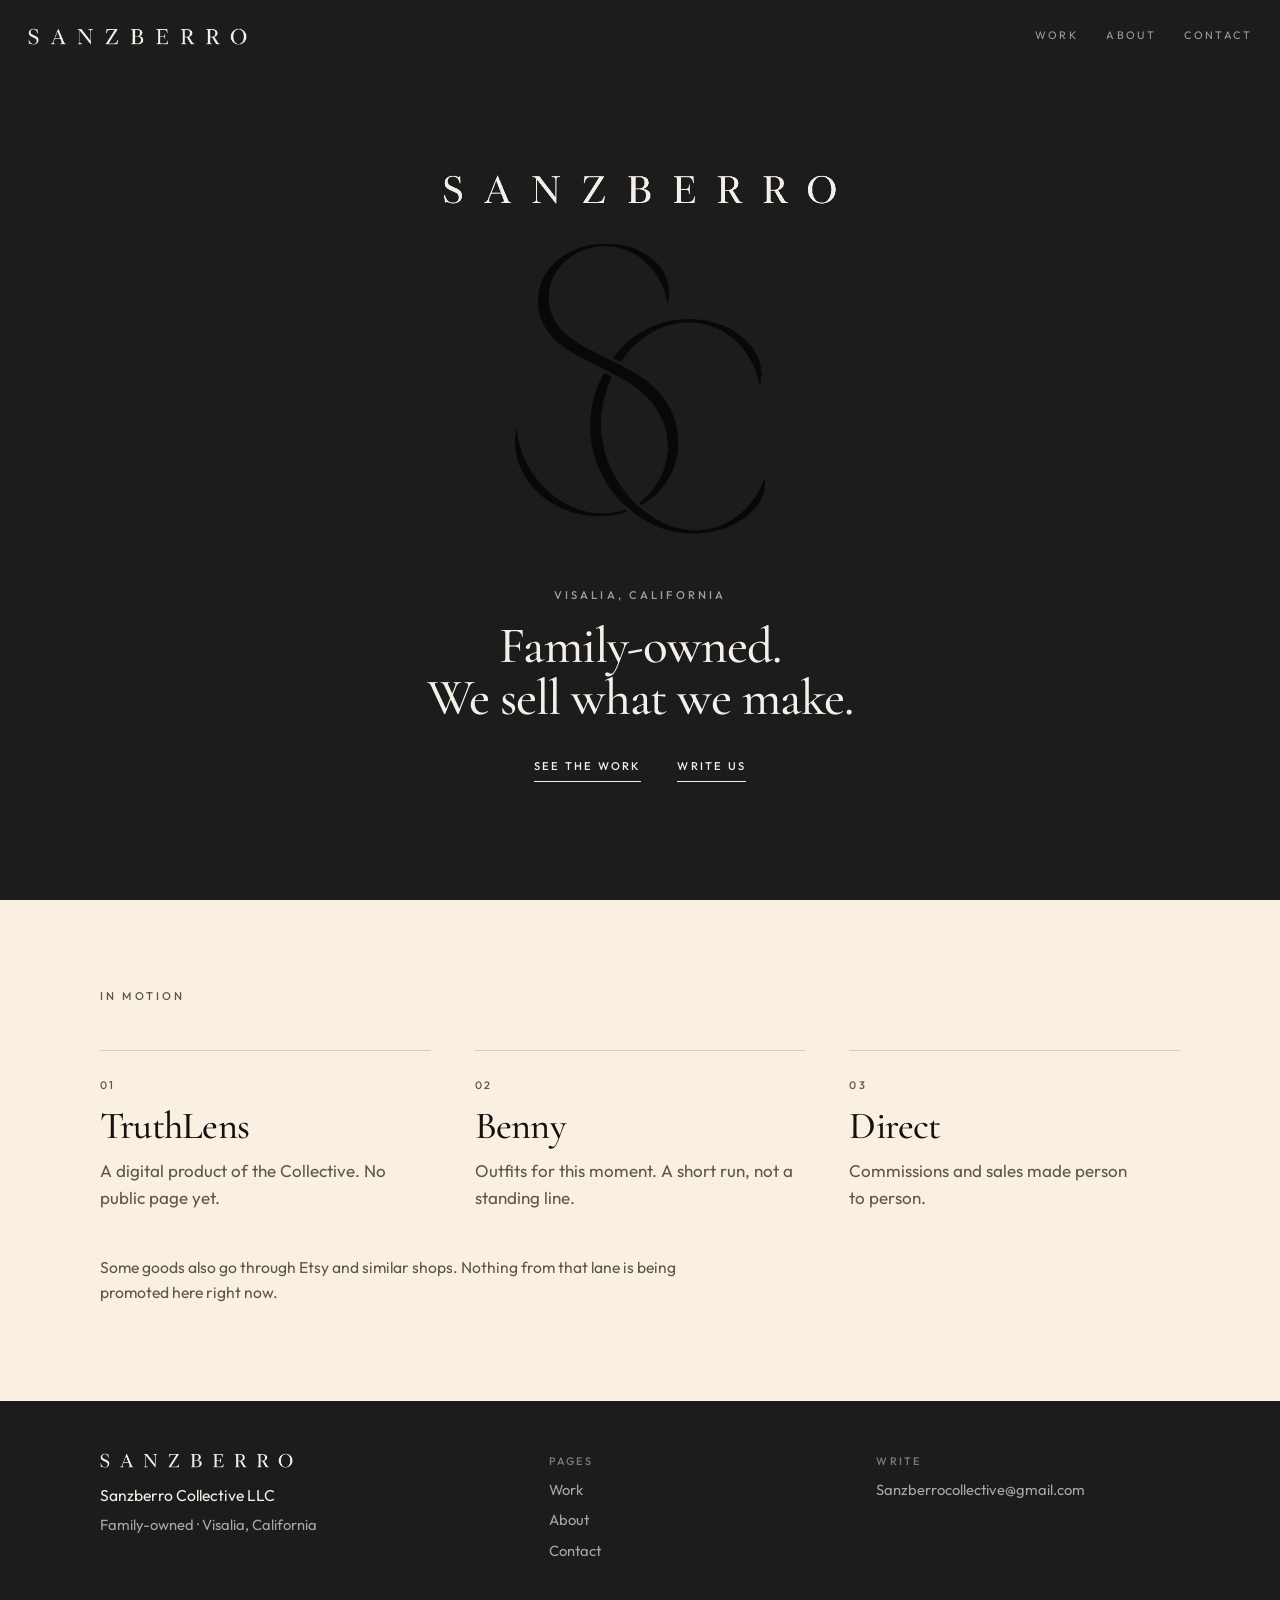
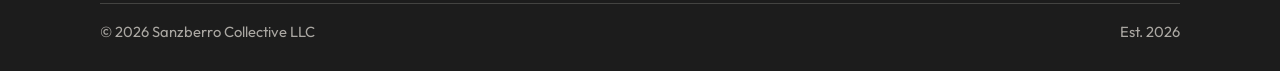
<file: index.html>
<!doctype html>
<html lang="en">
  <head>
    <meta charset="utf-8" />
    <meta name="viewport" content="width=device-width, initial-scale=1" />
    <title>Sanzberro Collective</title>
    <meta name="description" content="Sanzberro Collective LLC is a family-owned company in Visalia, California. We sell what we make — directly, on marketplaces, and here." />
    <meta name="theme-color" content="#1c1c1c" />
    
    <link rel="icon" href="/favicon.svg" type="image/svg+xml" />
    <link rel="icon" href="/favicon.png" type="image/png" sizes="32x32" />
    <link rel="apple-touch-icon" href="/apple-touch-icon.png" />
    <link rel="canonical" href="https://sanzberrocollective.com/" />
    <meta property="og:title" content="Sanzberro Collective" />
    <meta property="og:description" content="Sanzberro Collective LLC is a family-owned company in Visalia, California. We sell what we make — directly, on marketplaces, and here." />
    <meta property="og:url" content="https://sanzberrocollective.com/" />
    <meta property="og:image" content="https://sanzberrocollective.com/og.jpg" />
    <meta property="og:image:width" content="1200" />
    <meta property="og:image:height" content="630" />
    <meta property="og:type" content="website" />
    <meta name="twitter:card" content="summary_large_image" />
    <meta name="twitter:title" content="Sanzberro Collective" />
    <meta name="twitter:description" content="Sanzberro Collective LLC is a family-owned company in Visalia, California. We sell what we make — directly, on marketplaces, and here." />
    <meta name="twitter:image" content="https://sanzberrocollective.com/og.jpg" />
    <link rel="preconnect" href="https://fonts.googleapis.com" />
    <link rel="preconnect" href="https://fonts.gstatic.com" crossorigin />
    <link
      href="https://fonts.googleapis.com/css2?family=Cormorant+Garamond:wght@500;600&family=Outfit:wght@400;500&display=swap"
      rel="stylesheet"
    />
    <link rel="stylesheet" href="/style.css" />
    <script type="application/ld+json">
      {
        "@context": "https://schema.org",
        "@type": "Organization",
        "name": "Sanzberro Collective LLC",
        "url": "https://sanzberrocollective.com/",
        "logo": "https://sanzberrocollective.com/images/logo-primary.jpg",
        "image": "https://sanzberrocollective.com/og.jpg",
        "email": "Sanzberrocollective@gmail.com",
        "foundingDate": "2026-08-19",
        "founder": {
          "@type": "Person",
          "name": "John Sanzberro"
        },
        "address": {
          "@type": "PostalAddress",
          "addressLocality": "Visalia",
          "addressRegion": "CA",
          "addressCountry": "US"
        }
      }
    </script>
    <link rel="preload" as="image" href="/images/lockup-primary.png" />
  </head>
  <body>
    <a class="skip" href="#content">Skip to content</a>
    <header class="site-header">
      <a class="logo-link" href="/" aria-label="Sanzberro Collective, home">
        <img class="wordmark" src="/images/wordmark-light.png" alt="Sanzberro" />
      </a>
      <nav class="nav" aria-label="Primary">
        <a href="/work" >Work</a>
        <a href="/about" >About</a>
        <a href="/contact" >Contact</a>
      </nav>
    </header>
    <main id="content">
      <section class="hero">
        <h1 class="sr-only">Sanzberro Collective</h1>
        <img
          class="lockup"
          src="/images/lockup-primary.png"
          alt="Sanzberro wordmark and SC monogram"
          width="770"
          height="715"
        />
        <p class="kicker kicker-light">Visalia, California</p>
        <p class="hero-line">Family-owned.<br />We sell what we make.</p>
        <p class="hero-links">
          <a href="/work">See the work</a>
          <a href="/contact">Write us</a>
        </p>
      </section>
      <section class="band">
        <div class="wrap">
          <p class="kicker">In motion</p>
          <div class="trio">
            <a class="trio-item" href="/work#truthlens">
              <span class="num">01</span>
              <h2>TruthLens</h2>
              <p>A digital product of the Collective. No public page yet.</p>
            </a>
            <a class="trio-item" href="/work#benny">
              <span class="num">02</span>
              <h2>Benny</h2>
              <p>Outfits for this moment. A short run, not a standing line.</p>
            </a>
            <a class="trio-item" href="/work#direct">
              <span class="num">03</span>
              <h2>Direct</h2>
              <p>Commissions and sales made person to person.</p>
            </a>
          </div>
          <p class="quiet">
            Some goods also go through Etsy and similar shops. Nothing from that
            lane is being promoted here right now.
          </p>
        </div>
      </section>
    </main>

    <footer class="site-footer">
      <div class="footer-grid">
        <div>
          <img class="footer-wordmark" src="/images/wordmark-light.png" alt="" />
          <p class="footer-name">Sanzberro Collective LLC</p>
          <p class="footer-meta">Family-owned · Visalia, California</p>
        </div>
        <div class="footer-col">
          <span>Pages</span>
          <a href="/work">Work</a>
          <a href="/about">About</a>
          <a href="/contact">Contact</a>
        </div>
        <div class="footer-col">
          <span>Write</span>
          <a href="mailto:Sanzberrocollective@gmail.com">Sanzberrocollective@gmail.com</a>
        </div>
      </div>
      <p class="legal">
        <span>© 2026 Sanzberro Collective LLC</span>
        <span>Est. 2026</span>
      </p>
    </footer>
  </body>
</html>
</file>
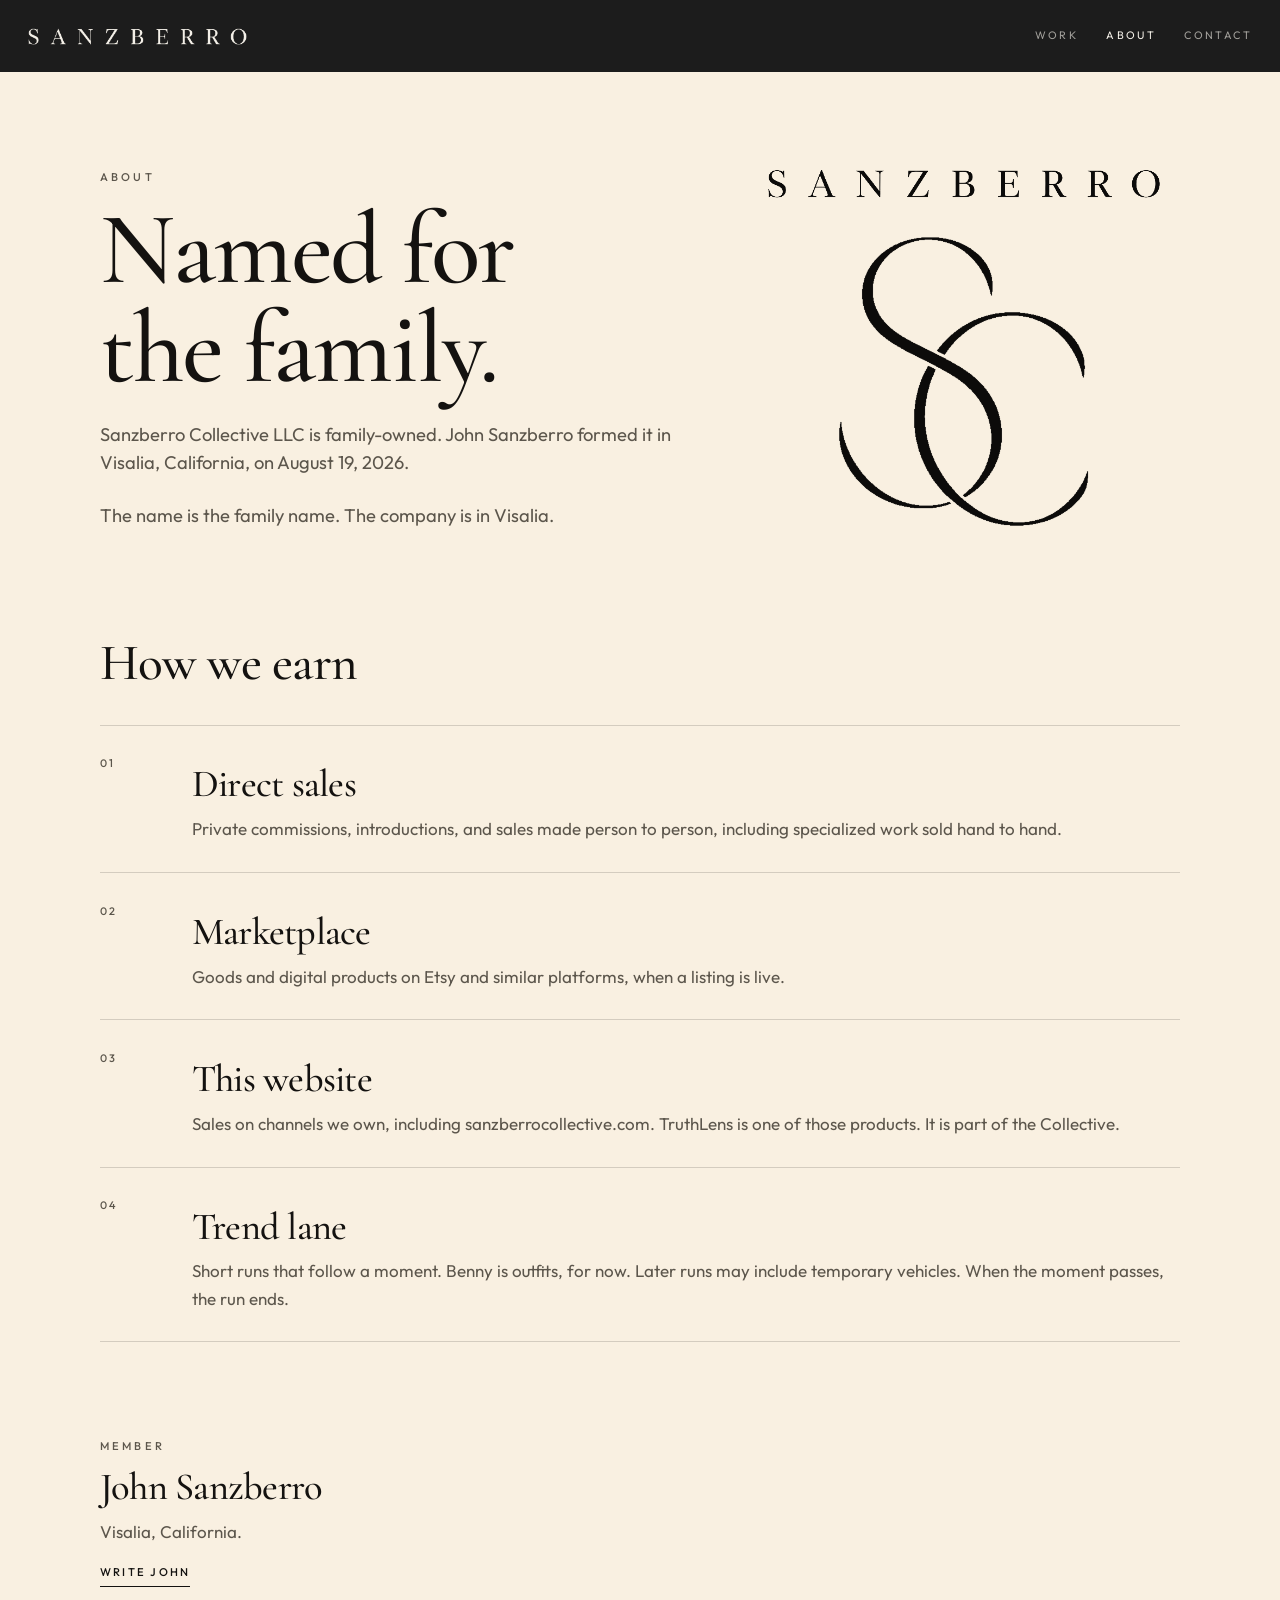
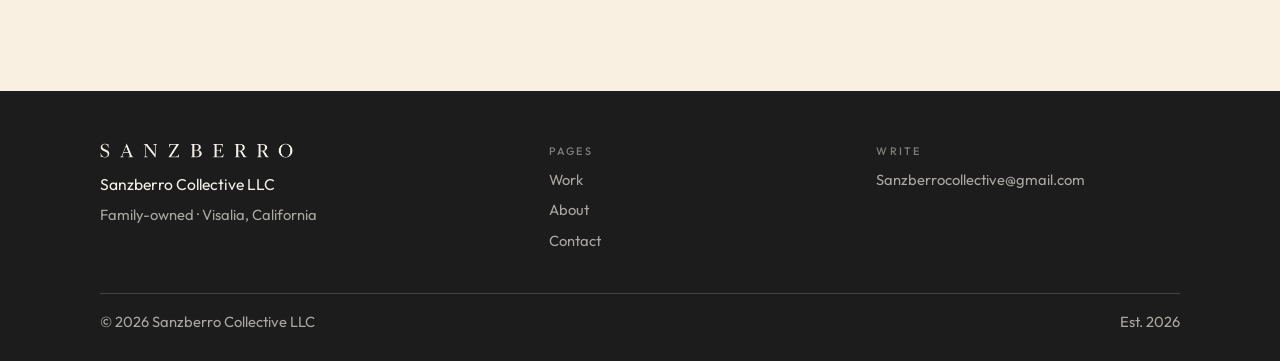
<file: about/index.html>
<!doctype html>
<html lang="en">
  <head>
    <meta charset="utf-8" />
    <meta name="viewport" content="width=device-width, initial-scale=1" />
    <title>About · Sanzberro Collective</title>
    <meta name="description" content="Sanzberro Collective LLC is family-owned, formed in Visalia, California on August 19, 2026." />
    <meta name="theme-color" content="#1c1c1c" />
    
    <link rel="icon" href="/favicon.svg" type="image/svg+xml" />
    <link rel="icon" href="/favicon.png" type="image/png" sizes="32x32" />
    <link rel="apple-touch-icon" href="/apple-touch-icon.png" />
    <link rel="canonical" href="https://sanzberrocollective.com/about" />
    <meta property="og:title" content="About · Sanzberro Collective" />
    <meta property="og:description" content="Sanzberro Collective LLC is family-owned, formed in Visalia, California on August 19, 2026." />
    <meta property="og:url" content="https://sanzberrocollective.com/about" />
    <meta property="og:image" content="https://sanzberrocollective.com/og.jpg" />
    <meta property="og:image:width" content="1200" />
    <meta property="og:image:height" content="630" />
    <meta property="og:type" content="website" />
    <meta name="twitter:card" content="summary_large_image" />
    <meta name="twitter:title" content="About · Sanzberro Collective" />
    <meta name="twitter:description" content="Sanzberro Collective LLC is family-owned, formed in Visalia, California on August 19, 2026." />
    <meta name="twitter:image" content="https://sanzberrocollective.com/og.jpg" />
    <link rel="preconnect" href="https://fonts.googleapis.com" />
    <link rel="preconnect" href="https://fonts.gstatic.com" crossorigin />
    <link
      href="https://fonts.googleapis.com/css2?family=Cormorant+Garamond:wght@500;600&family=Outfit:wght@400;500&display=swap"
      rel="stylesheet"
    />
    <link rel="stylesheet" href="/style.css" />
    <script type="application/ld+json">
      {
        "@context": "https://schema.org",
        "@type": "Organization",
        "name": "Sanzberro Collective LLC",
        "url": "https://sanzberrocollective.com/",
        "logo": "https://sanzberrocollective.com/images/logo-primary.jpg",
        "image": "https://sanzberrocollective.com/og.jpg",
        "email": "Sanzberrocollective@gmail.com",
        "foundingDate": "2026-08-19",
        "founder": {
          "@type": "Person",
          "name": "John Sanzberro"
        },
        "address": {
          "@type": "PostalAddress",
          "addressLocality": "Visalia",
          "addressRegion": "CA",
          "addressCountry": "US"
        }
      }
    </script>
    
  </head>
  <body>
    <a class="skip" href="#content">Skip to content</a>
    <header class="site-header">
      <a class="logo-link" href="/" aria-label="Sanzberro Collective, home">
        <img class="wordmark" src="/images/wordmark-light.png" alt="Sanzberro" />
      </a>
      <nav class="nav" aria-label="Primary">
        <a href="/work" >Work</a>
        <a href="/about" aria-current="page">About</a>
        <a href="/contact" >Contact</a>
      </nav>
    </header>
    <main id="content" class="page">
      <div class="wrap">
        <div class="split">
          <div>
            <p class="kicker">About</p>
            <h1>Named for the family.</h1>
            <p class="lede">
              Sanzberro Collective LLC is family-owned. John Sanzberro formed it in Visalia,
              California, on August 19, 2026.
            </p>
            <p class="lede">The name is the family name. The company is in Visalia.</p>
          </div>
          <img
            class="lockup-cream"
            src="/images/lockup-cream.png"
            alt="Sanzberro wordmark and SC monogram"
            width="773"
            height="713"
          />
        </div>

        <section class="section" aria-labelledby="earns">
          <h2 id="earns" class="section-title">How we earn</h2>
          <ol class="earn">
            <li>
              <span class="num">01</span>
              <div>
                <h2>Direct sales</h2>
                <p>
                  Private commissions, introductions, and sales made person to person, including
                  specialized work sold hand to hand.
                </p>
              </div>
            </li>
            <li>
              <span class="num">02</span>
              <div>
                <h2>Marketplace</h2>
                <p>
                  Goods and digital products on Etsy and similar platforms, when a listing is live.
                </p>
              </div>
            </li>
            <li>
              <span class="num">03</span>
              <div>
                <h2>This website</h2>
                <p>
                  Sales on channels we own, including sanzberrocollective.com. TruthLens is one of
                  those products. It is part of the Collective.
                </p>
              </div>
            </li>
            <li>
              <span class="num">04</span>
              <div>
                <h2>Trend lane</h2>
                <p>
                  Short runs that follow a moment. Benny is outfits, for now. Later runs may include
                  temporary vehicles. When the moment passes, the run ends.
                </p>
              </div>
            </li>
          </ol>
        </section>

        <section class="section person">
          <p class="kicker">Member</p>
          <h2>John Sanzberro</h2>
          <p>Visalia, California.</p>
          <p><a class="text-link" href="/contact">Write John</a></p>
        </section>
      </div>
    </main>

    <footer class="site-footer">
      <div class="footer-grid">
        <div>
          <img class="footer-wordmark" src="/images/wordmark-light.png" alt="" />
          <p class="footer-name">Sanzberro Collective LLC</p>
          <p class="footer-meta">Family-owned · Visalia, California</p>
        </div>
        <div class="footer-col">
          <span>Pages</span>
          <a href="/work">Work</a>
          <a href="/about">About</a>
          <a href="/contact">Contact</a>
        </div>
        <div class="footer-col">
          <span>Write</span>
          <a href="mailto:Sanzberrocollective@gmail.com">Sanzberrocollective@gmail.com</a>
        </div>
      </div>
      <p class="legal">
        <span>© 2026 Sanzberro Collective LLC</span>
        <span>Est. 2026</span>
      </p>
    </footer>
  </body>
</html>
</file>
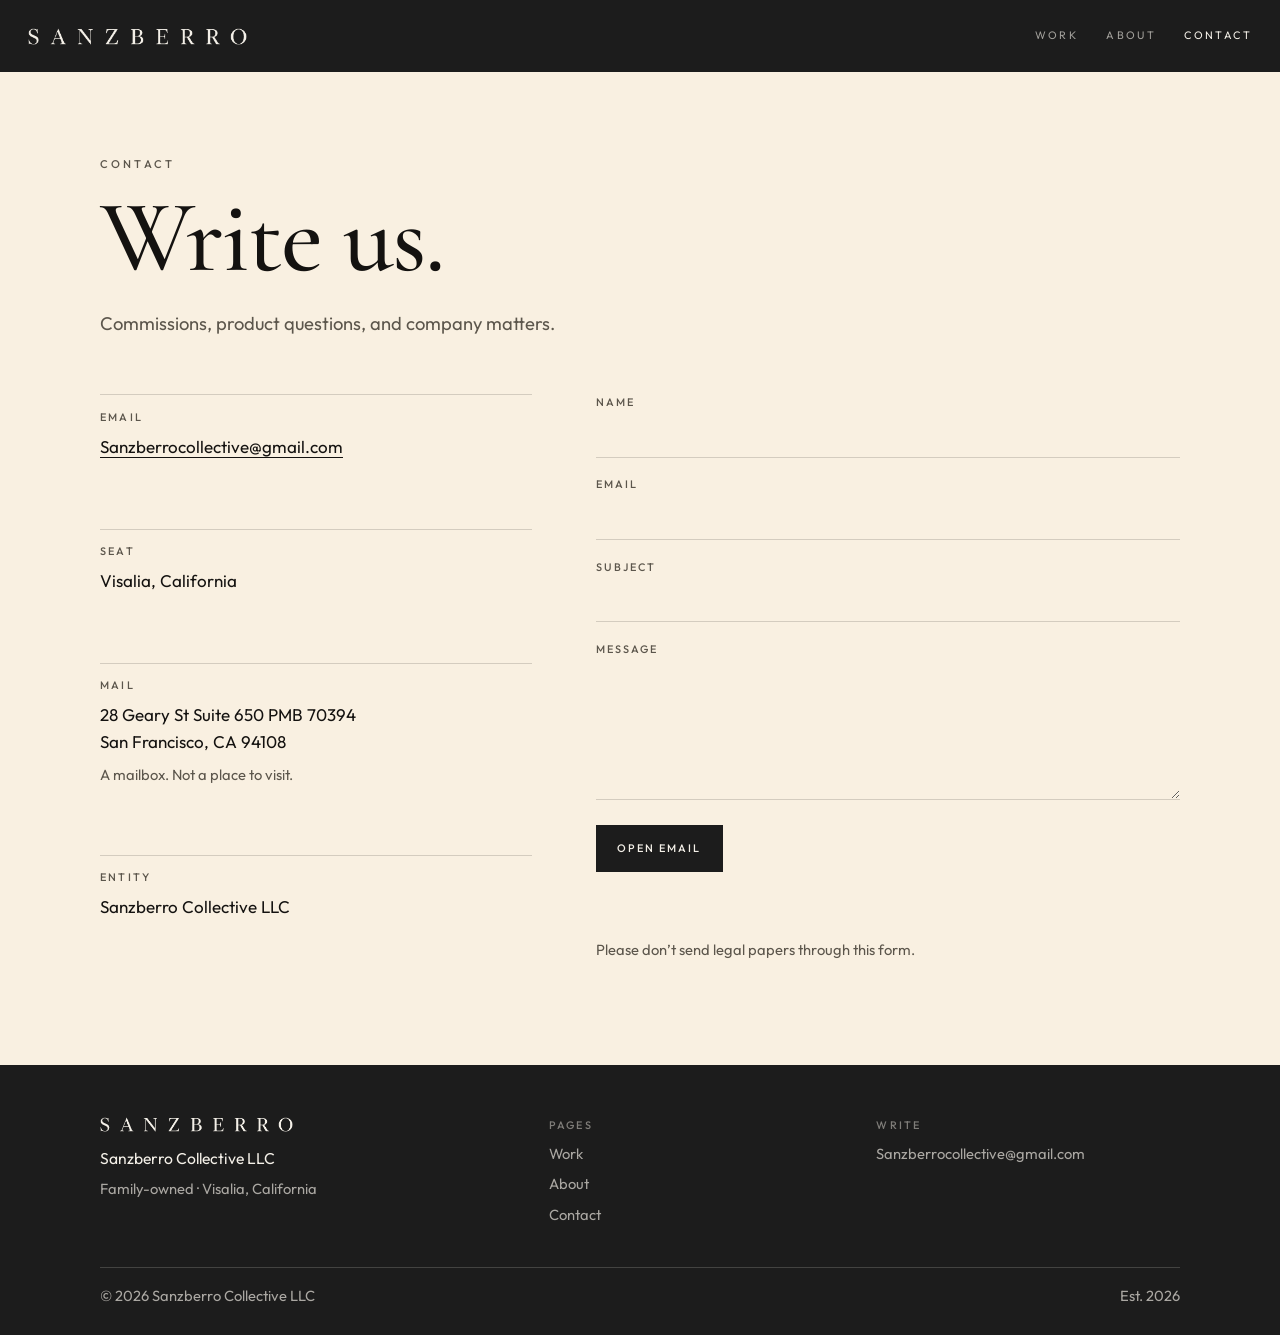
<file: contact/index.html>
<!doctype html>
<html lang="en">
  <head>
    <meta charset="utf-8" />
    <meta name="viewport" content="width=device-width, initial-scale=1" />
    <title>Contact · Sanzberro Collective</title>
    <meta name="description" content="Write Sanzberro Collective in Visalia, California. Sanzberrocollective@gmail.com." />
    <meta name="theme-color" content="#1c1c1c" />
    
    <link rel="icon" href="/favicon.svg" type="image/svg+xml" />
    <link rel="icon" href="/favicon.png" type="image/png" sizes="32x32" />
    <link rel="apple-touch-icon" href="/apple-touch-icon.png" />
    <link rel="canonical" href="https://sanzberrocollective.com/contact" />
    <meta property="og:title" content="Contact · Sanzberro Collective" />
    <meta property="og:description" content="Write Sanzberro Collective in Visalia, California. Sanzberrocollective@gmail.com." />
    <meta property="og:url" content="https://sanzberrocollective.com/contact" />
    <meta property="og:image" content="https://sanzberrocollective.com/og.jpg" />
    <meta property="og:image:width" content="1200" />
    <meta property="og:image:height" content="630" />
    <meta property="og:type" content="website" />
    <meta name="twitter:card" content="summary_large_image" />
    <meta name="twitter:title" content="Contact · Sanzberro Collective" />
    <meta name="twitter:description" content="Write Sanzberro Collective in Visalia, California. Sanzberrocollective@gmail.com." />
    <meta name="twitter:image" content="https://sanzberrocollective.com/og.jpg" />
    <link rel="preconnect" href="https://fonts.googleapis.com" />
    <link rel="preconnect" href="https://fonts.gstatic.com" crossorigin />
    <link
      href="https://fonts.googleapis.com/css2?family=Cormorant+Garamond:wght@500;600&family=Outfit:wght@400;500&display=swap"
      rel="stylesheet"
    />
    <link rel="stylesheet" href="/style.css" />
    <script type="application/ld+json">
      {
        "@context": "https://schema.org",
        "@type": "Organization",
        "name": "Sanzberro Collective LLC",
        "url": "https://sanzberrocollective.com/",
        "logo": "https://sanzberrocollective.com/images/logo-primary.jpg",
        "image": "https://sanzberrocollective.com/og.jpg",
        "email": "Sanzberrocollective@gmail.com",
        "foundingDate": "2026-08-19",
        "founder": {
          "@type": "Person",
          "name": "John Sanzberro"
        },
        "address": {
          "@type": "PostalAddress",
          "addressLocality": "Visalia",
          "addressRegion": "CA",
          "addressCountry": "US"
        }
      }
    </script>
    
  </head>
  <body>
    <a class="skip" href="#content">Skip to content</a>
    <header class="site-header">
      <a class="logo-link" href="/" aria-label="Sanzberro Collective, home">
        <img class="wordmark" src="/images/wordmark-light.png" alt="Sanzberro" />
      </a>
      <nav class="nav" aria-label="Primary">
        <a href="/work" >Work</a>
        <a href="/about" >About</a>
        <a href="/contact" aria-current="page">Contact</a>
      </nav>
    </header>
    <main id="content" class="page">
      <div class="wrap">
        <p class="kicker">Contact</p>
        <h1>Write us.</h1>
        <p class="lede">Commissions, product questions, and company matters.</p>
        <div class="contact-grid">
          <dl class="facts">
            <div>
              <dt>Email</dt>
              <dd><a href="mailto:Sanzberrocollective@gmail.com">Sanzberrocollective@gmail.com</a></dd>
            </div>
            <div>
              <dt>Seat</dt>
              <dd>Visalia, California</dd>
            </div>
            <div>
              <dt>Mail</dt>
              <dd>
                28 Geary St Suite 650 PMB 70394<br />
                San Francisco, CA 94108
                <p class="note">A mailbox. Not a place to visit.</p>
              </dd>
            </div>
            <div>
              <dt>Entity</dt>
              <dd>Sanzberro Collective LLC</dd>
            </div>
          </dl>
          <form id="note" action="mailto:Sanzberrocollective@gmail.com" method="post" enctype="text/plain">
            <label>
              Name
              <input name="name" type="text" autocomplete="name" required />
            </label>
            <label>
              Email
              <input name="email" type="email" autocomplete="email" required />
            </label>
            <label>
              Subject
              <input name="subject" type="text" autocomplete="off" />
            </label>
            <label>
              Message
              <textarea name="message" required></textarea>
            </label>
            <button type="submit">Open email</button>
            <p id="form-status" class="form-status" role="status"></p>
            <p class="note">Please don’t send legal papers through this form.</p>
          </form>
        </div>
      </div>
    </main>
    <script>
      (function () {
        var form = document.getElementById("note");
        if (!form) return;
        var params = new URLSearchParams(location.search);
        var preset = params.get("subject");
        if (preset) {
          var field = form.querySelector('[name="subject"]');
          if (field && !field.value) field.value = preset;
        }
        var status = document.getElementById("form-status");
        form.addEventListener("submit", function (event) {
          event.preventDefault();
          var data = new FormData(form);
          var name = String(data.get("name") || "").trim();
          var email = String(data.get("email") || "").trim();
          var subject = String(data.get("subject") || "").trim();
          var message = String(data.get("message") || "").trim();
          if (!name || !email || !message) {
            status.textContent = "Name, email, and a message are required.";
            return;
          }
          var body = "Name: " + name + "\nEmail: " + email + "\n\n" + message;
          var href =
            "mailto:Sanzberrocollective@gmail.com?subject=" +
            encodeURIComponent(subject || "Note for Sanzberro Collective") +
            "&body=" +
            encodeURIComponent(body);
          window.location.href = href;
          status.textContent =
            "Your email app should open with the note. If it does not, write Sanzberrocollective@gmail.com.";
        });
      })();
    </script>

    <footer class="site-footer">
      <div class="footer-grid">
        <div>
          <img class="footer-wordmark" src="/images/wordmark-light.png" alt="" />
          <p class="footer-name">Sanzberro Collective LLC</p>
          <p class="footer-meta">Family-owned · Visalia, California</p>
        </div>
        <div class="footer-col">
          <span>Pages</span>
          <a href="/work">Work</a>
          <a href="/about">About</a>
          <a href="/contact">Contact</a>
        </div>
        <div class="footer-col">
          <span>Write</span>
          <a href="mailto:Sanzberrocollective@gmail.com">Sanzberrocollective@gmail.com</a>
        </div>
      </div>
      <p class="legal">
        <span>© 2026 Sanzberro Collective LLC</span>
        <span>Est. 2026</span>
      </p>
    </footer>
  </body>
</html>
</file>
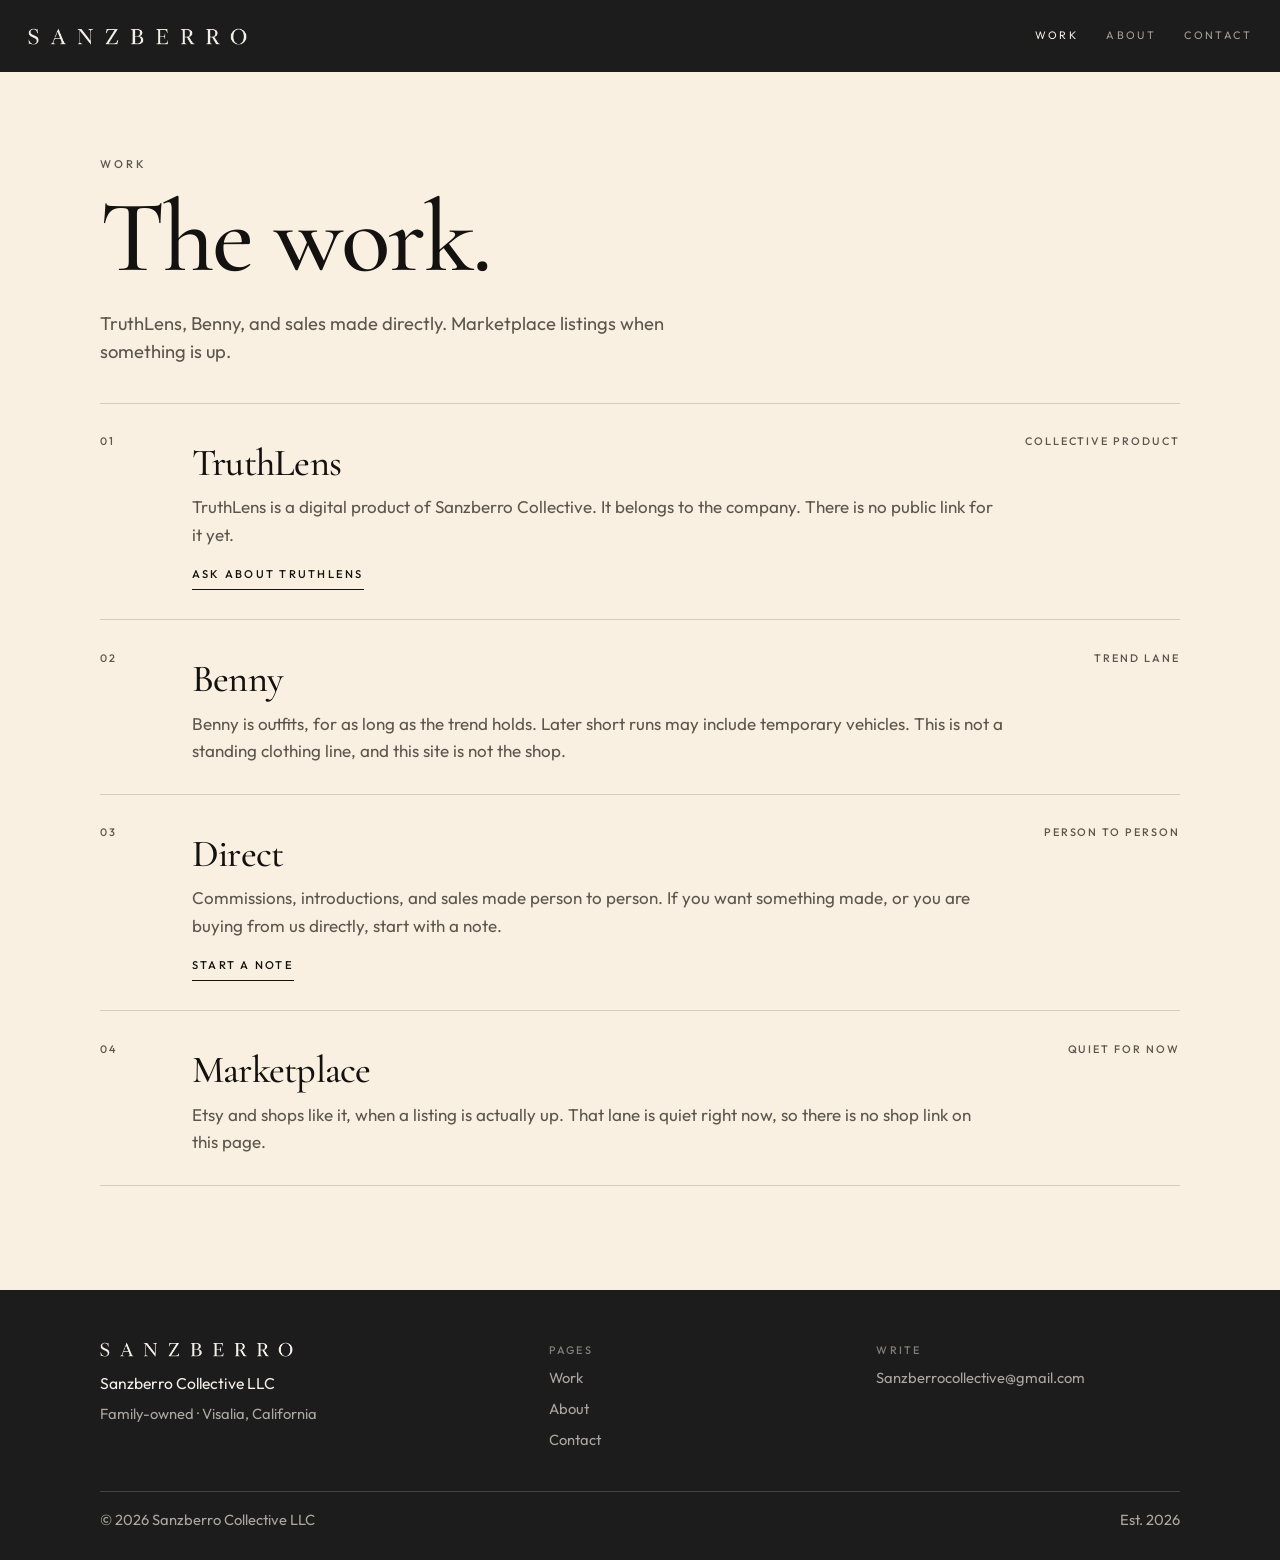
<file: work/index.html>
<!doctype html>
<html lang="en">
  <head>
    <meta charset="utf-8" />
    <meta name="viewport" content="width=device-width, initial-scale=1" />
    <title>Work · Sanzberro Collective</title>
    <meta name="description" content="TruthLens, Benny, direct sales, and marketplace listings from Sanzberro Collective." />
    <meta name="theme-color" content="#1c1c1c" />
    
    <link rel="icon" href="/favicon.svg" type="image/svg+xml" />
    <link rel="icon" href="/favicon.png" type="image/png" sizes="32x32" />
    <link rel="apple-touch-icon" href="/apple-touch-icon.png" />
    <link rel="canonical" href="https://sanzberrocollective.com/work" />
    <meta property="og:title" content="Work · Sanzberro Collective" />
    <meta property="og:description" content="TruthLens, Benny, direct sales, and marketplace listings from Sanzberro Collective." />
    <meta property="og:url" content="https://sanzberrocollective.com/work" />
    <meta property="og:image" content="https://sanzberrocollective.com/og.jpg" />
    <meta property="og:image:width" content="1200" />
    <meta property="og:image:height" content="630" />
    <meta property="og:type" content="website" />
    <meta name="twitter:card" content="summary_large_image" />
    <meta name="twitter:title" content="Work · Sanzberro Collective" />
    <meta name="twitter:description" content="TruthLens, Benny, direct sales, and marketplace listings from Sanzberro Collective." />
    <meta name="twitter:image" content="https://sanzberrocollective.com/og.jpg" />
    <link rel="preconnect" href="https://fonts.googleapis.com" />
    <link rel="preconnect" href="https://fonts.gstatic.com" crossorigin />
    <link
      href="https://fonts.googleapis.com/css2?family=Cormorant+Garamond:wght@500;600&family=Outfit:wght@400;500&display=swap"
      rel="stylesheet"
    />
    <link rel="stylesheet" href="/style.css" />
    <script type="application/ld+json">
      {
        "@context": "https://schema.org",
        "@type": "Organization",
        "name": "Sanzberro Collective LLC",
        "url": "https://sanzberrocollective.com/",
        "logo": "https://sanzberrocollective.com/images/logo-primary.jpg",
        "image": "https://sanzberrocollective.com/og.jpg",
        "email": "Sanzberrocollective@gmail.com",
        "foundingDate": "2026-08-19",
        "founder": {
          "@type": "Person",
          "name": "John Sanzberro"
        },
        "address": {
          "@type": "PostalAddress",
          "addressLocality": "Visalia",
          "addressRegion": "CA",
          "addressCountry": "US"
        }
      }
    </script>
    
  </head>
  <body>
    <a class="skip" href="#content">Skip to content</a>
    <header class="site-header">
      <a class="logo-link" href="/" aria-label="Sanzberro Collective, home">
        <img class="wordmark" src="/images/wordmark-light.png" alt="Sanzberro" />
      </a>
      <nav class="nav" aria-label="Primary">
        <a href="/work" aria-current="page">Work</a>
        <a href="/about" >About</a>
        <a href="/contact" >Contact</a>
      </nav>
    </header>
    <main id="content" class="page">
      <div class="wrap">
        <p class="kicker">Work</p>
        <h1>The work.</h1>
        <p class="lede">
          TruthLens, Benny, and sales made directly. Marketplace listings when something is up.
        </p>
        <div class="ventures">
          <article class="venture" id="truthlens">
            <span class="num">01</span>
            <div>
              <h2>TruthLens</h2>
              <p>
                TruthLens is a digital product of Sanzberro Collective. It belongs to the company.
                There is no public link for it yet.
              </p>
              <a class="text-link" href="/contact?subject=TruthLens">Ask about TruthLens</a>
            </div>
            <p class="status">Collective product</p>
          </article>
          <article class="venture" id="benny">
            <span class="num">02</span>
            <div>
              <h2>Benny</h2>
              <p>
                Benny is outfits, for as long as the trend holds. Later short runs may include
                temporary vehicles. This is not a standing clothing line, and this site is not the shop.
              </p>
            </div>
            <p class="status">Trend lane</p>
          </article>
          <article class="venture" id="direct">
            <span class="num">03</span>
            <div>
              <h2>Direct</h2>
              <p>
                Commissions, introductions, and sales made person to person. If you want something
                made, or you are buying from us directly, start with a note.
              </p>
              <a class="text-link" href="/contact?subject=Direct%20work">Start a note</a>
            </div>
            <p class="status">Person to person</p>
          </article>
          <article class="venture" id="marketplace">
            <span class="num">04</span>
            <div>
              <h2>Marketplace</h2>
              <p>
                Etsy and shops like it, when a listing is actually up. That lane is quiet right now,
                so there is no shop link on this page.
              </p>
            </div>
            <p class="status">Quiet for now</p>
          </article>
        </div>
      </div>
    </main>

    <footer class="site-footer">
      <div class="footer-grid">
        <div>
          <img class="footer-wordmark" src="/images/wordmark-light.png" alt="" />
          <p class="footer-name">Sanzberro Collective LLC</p>
          <p class="footer-meta">Family-owned · Visalia, California</p>
        </div>
        <div class="footer-col">
          <span>Pages</span>
          <a href="/work">Work</a>
          <a href="/about">About</a>
          <a href="/contact">Contact</a>
        </div>
        <div class="footer-col">
          <span>Write</span>
          <a href="mailto:Sanzberrocollective@gmail.com">Sanzberrocollective@gmail.com</a>
        </div>
      </div>
      <p class="legal">
        <span>© 2026 Sanzberro Collective LLC</span>
        <span>Est. 2026</span>
      </p>
    </footer>
  </body>
</html>
</file>
<file: style.css>
:root {
  --black: #1c1c1c;
  --cream: #f9f0e1;
  --ink: #141210;
  --muted: #5c564c;
  --ivory: #f4f0e8;
  --line: rgba(20, 18, 16, 0.16);
  --line-light: rgba(244, 240, 232, 0.18);
  --header: 4.5rem;
  color-scheme: light;
}

*,
*::before,
*::after {
  box-sizing: border-box;
}

html {
  -webkit-text-size-adjust: 100%;
}

body {
  margin: 0;
  min-height: 100vh;
  background: var(--cream);
  color: var(--ink);
  font-family: Outfit, "Avenir Next", "Segoe UI", sans-serif;
  font-weight: 400;
  font-size: 1.0625rem;
  line-height: 1.6;
  text-rendering: optimizeLegibility;
}

img {
  max-width: 100%;
  height: auto;
  display: block;
}

a {
  color: inherit;
  text-decoration: none;
}

button,
input,
textarea {
  font: inherit;
  color: inherit;
}

h1,
h2,
.display {
  font-family: "Cormorant Garamond", Palatino, "Palatino Linotype", Georgia, serif;
  font-weight: 500;
  letter-spacing: -0.02em;
  line-height: 0.96;
  text-wrap: balance;
}

p {
  text-wrap: pretty;
}

::selection {
  background: var(--black);
  color: var(--cream);
}

.skip {
  position: absolute;
  left: 1rem;
  top: 0.75rem;
  transform: translateY(-160%);
  background: var(--cream);
  color: var(--ink);
  padding: 0.45rem 0.7rem;
  z-index: 40;
}

.skip:focus {
  transform: none;
}

.sr-only {
  position: absolute;
  width: 1px;
  height: 1px;
  padding: 0;
  margin: -1px;
  overflow: hidden;
  clip: rect(0, 0, 0, 0);
  white-space: nowrap;
  border: 0;
}

.section-title {
  margin: 0;
  font-size: clamp(2.4rem, 4vw, 3.4rem);
}

.site-header {
  position: sticky;
  top: 0;
  z-index: 20;
  display: flex;
  align-items: center;
  justify-content: space-between;
  gap: 1.5rem;
  min-height: var(--header);
  padding: 1rem 1.75rem;
  background: var(--black);
  color: var(--ivory);
}

.logo-link {
  display: flex;
  align-items: center;
  flex: 0 0 auto;
}

.wordmark {
  height: 17px;
  width: auto;
}

.nav {
  display: flex;
  align-items: center;
  gap: 1.75rem;
}

.nav a {
  font-size: 0.68rem;
  letter-spacing: 0.22em;
  text-transform: uppercase;
  color: rgba(244, 240, 232, 0.62);
}

.nav a[aria-current="page"],
.nav a:hover {
  color: var(--ivory);
}

.hero {
  min-height: calc(100svh - var(--header));
  display: flex;
  flex-direction: column;
  align-items: center;
  justify-content: center;
  text-align: center;
  padding: 4.5rem 1.5rem 5.25rem;
  background: var(--black);
  color: var(--ivory);
}

.lockup {
  width: min(420px, 84vw);
  height: auto;
}

.kicker {
  margin: 0;
  font-size: 0.7rem;
  font-weight: 500;
  letter-spacing: 0.28em;
  text-transform: uppercase;
  color: var(--muted);
}

.kicker-light {
  color: rgba(244, 240, 232, 0.62);
  margin-top: 2.25rem;
}

.hero-line {
  margin: 0.9rem 0 0;
  max-width: 16em;
  font-family: "Cormorant Garamond", Palatino, "Palatino Linotype", Georgia, serif;
  font-weight: 500;
  font-size: clamp(2.15rem, 4vw, 3.25rem);
  letter-spacing: -0.02em;
  line-height: 1.02;
  color: var(--ivory);
}

.hero-links {
  display: flex;
  flex-wrap: wrap;
  justify-content: center;
  gap: 1.75rem 2.25rem;
  margin-top: 2.15rem;
}

.hero-links a,
.text-link {
  font-size: 0.7rem;
  font-weight: 500;
  letter-spacing: 0.2em;
  text-transform: uppercase;
  border-bottom: 1px solid currentColor;
  padding-bottom: 0.28rem;
}

.band {
  padding: 5.5rem 1.5rem 6rem;
}

.wrap {
  width: min(1080px, 100%);
  margin: 0 auto;
}

.narrow {
  width: min(720px, 100%);
}

.trio {
  display: grid;
  grid-template-columns: repeat(3, 1fr);
  gap: 2.75rem;
  margin-top: 2.75rem;
}

.trio-item {
  border-top: 1px solid var(--line);
  padding-top: 1.15rem;
}

.num {
  font-size: 0.68rem;
  font-weight: 500;
  letter-spacing: 0.22em;
  color: var(--muted);
}

.trio-item h2,
.venture h2,
.earn h2,
.person h2 {
  margin: 0.7rem 0 0.75rem;
  font-size: clamp(2rem, 3vw, 2.7rem);
}

.trio-item p,
.venture p,
.earn p,
.lede,
.person p,
.quiet {
  margin: 0;
  color: var(--muted);
}

.trio-item:hover h2 {
  text-decoration: underline;
  text-underline-offset: 0.12em;
  text-decoration-thickness: 1px;
}

.quiet {
  max-width: 38rem;
  margin-top: 2.75rem;
  font-size: 0.98rem;
}

.page {
  padding: 5.25rem 1.5rem 6.5rem;
}

.page h1 {
  margin: 0.85rem 0 0;
  font-size: clamp(3.4rem, 8vw, 6.4rem);
}

.lede {
  max-width: 36rem;
  margin-top: 1.5rem;
  font-size: 1.15rem;
  line-height: 1.55;
}

.split {
  display: grid;
  grid-template-columns: minmax(0, 1.15fr) minmax(260px, 0.85fr);
  gap: 4rem;
  align-items: center;
}

.lockup-cream {
  width: min(420px, 100%);
  margin-inline: auto;
}

.section {
  margin-top: 6rem;
}

.earn,
.ventures {
  list-style: none;
  margin: 2.25rem 0 0;
  padding: 0;
}

.earn li,
.venture {
  display: grid;
  grid-template-columns: 4.25rem minmax(0, 1fr) auto;
  gap: 1.25rem 1.5rem;
  align-items: start;
  padding: 1.85rem 0;
  border-top: 1px solid var(--line);
}

.earn li:last-child,
.venture:last-child {
  border-bottom: 1px solid var(--line);
}

.earn li {
  grid-template-columns: 4.25rem minmax(0, 1fr);
}

.status {
  margin-top: 0.85rem;
  font-size: 0.68rem;
  font-weight: 500;
  letter-spacing: 0.18em;
  text-transform: uppercase;
  color: var(--muted);
  text-align: right;
}

.venture .text-link,
.person .text-link {
  display: inline-block;
  margin-top: 1.15rem;
  color: var(--ink);
}

.person h2 {
  margin-top: 0.8rem;
}

.contact-grid {
  display: grid;
  grid-template-columns: minmax(0, 0.85fr) minmax(0, 1.15fr);
  gap: 4rem;
  margin-top: 3.5rem;
}

.facts {
  display: grid;
  gap: 1.75rem;
  margin: 0;
}

.facts div {
  border-top: 1px solid var(--line);
  padding-top: 0.85rem;
}

.facts dt {
  margin: 0;
  font-size: 0.68rem;
  font-weight: 500;
  letter-spacing: 0.2em;
  text-transform: uppercase;
  color: var(--muted);
}

.facts dd {
  margin: 0.4rem 0 0;
}

.facts a {
  border-bottom: 1px solid currentColor;
}

.note {
  margin: 0.45rem 0 0;
  color: var(--muted);
  font-size: 0.92rem;
}

form {
  display: grid;
  gap: 1.15rem;
}

label {
  display: grid;
  gap: 0.35rem;
  font-size: 0.68rem;
  font-weight: 500;
  letter-spacing: 0.18em;
  text-transform: uppercase;
  color: var(--muted);
}

input,
textarea {
  width: 100%;
  border: 0;
  border-bottom: 1px solid var(--line);
  border-radius: 0;
  background: transparent;
  padding: 0.7rem 0;
  outline: none;
}

textarea {
  min-height: 8.5rem;
  resize: vertical;
}

input:focus,
textarea:focus {
  border-bottom-color: var(--ink);
}

button {
  justify-self: start;
  margin-top: 0.4rem;
  border: 0;
  background: var(--black);
  color: var(--ivory);
  padding: 0.95rem 1.35rem;
  letter-spacing: 0.18em;
  text-transform: uppercase;
  font-size: 0.68rem;
  font-weight: 500;
  cursor: pointer;
}

button:hover {
  background: #000;
}

.form-status {
  min-height: 1.4em;
  margin: 0;
  color: var(--ink);
  font-size: 0.95rem;
}

.site-footer {
  background: var(--black);
  color: var(--ivory);
  padding: 3.25rem 1.75rem 1.75rem;
}

.footer-grid {
  width: min(1080px, 100%);
  margin: 0 auto;
  display: grid;
  grid-template-columns: 1.4fr 1fr 1fr;
  gap: 2rem 1.5rem;
}

.footer-wordmark {
  height: 15px;
  width: auto;
}

.footer-name {
  margin: 0.9rem 0 0;
  font-size: 0.98rem;
}

.footer-meta,
.footer-col a,
.legal {
  color: rgba(244, 240, 232, 0.66);
  font-size: 0.92rem;
}

.footer-meta {
  margin: 0.35rem 0 0;
}

.footer-col {
  display: grid;
  align-content: start;
  gap: 0.45rem;
}

.footer-col span,
.footer-label {
  font-size: 0.68rem;
  font-weight: 500;
  letter-spacing: 0.2em;
  text-transform: uppercase;
  color: rgba(244, 240, 232, 0.46);
}

.footer-col a:hover {
  color: var(--ivory);
}

.legal {
  width: min(1080px, 100%);
  margin: 2.5rem auto 0;
  padding-top: 1rem;
  border-top: 1px solid var(--line-light);
  display: flex;
  justify-content: space-between;
  gap: 1rem;
  flex-wrap: wrap;
}

:focus-visible {
  outline: 1px solid var(--ink);
  outline-offset: 3px;
}

.site-header :focus-visible,
.site-footer :focus-visible,
.hero :focus-visible {
  outline-color: var(--ivory);
}

@media (max-width: 800px) {
  .trio,
  .split,
  .contact-grid,
  .footer-grid {
    grid-template-columns: 1fr;
  }

  .venture,
  .earn li {
    grid-template-columns: 3rem minmax(0, 1fr);
  }

  .status {
    grid-column: 2;
    text-align: left;
    margin-top: 0;
  }

  .page {
    padding-top: 3.5rem;
  }

  .section {
    margin-top: 4rem;
  }

  .split {
    gap: 2rem;
  }
}

@media (max-width: 640px) {
  .site-header {
    flex-direction: column;
    align-items: flex-start;
    padding: 0.95rem 1.15rem 0.85rem;
    gap: 0.75rem;
  }

  .nav {
    gap: 1.15rem;
  }

  .band,
  .page,
  .site-footer {
    padding-left: 1.15rem;
    padding-right: 1.15rem;
  }

  .wordmark {
    height: 15px;
  }
}

@media (prefers-reduced-motion: reduce) {
  * {
    scroll-behavior: auto !important;
  }
}
</file>
